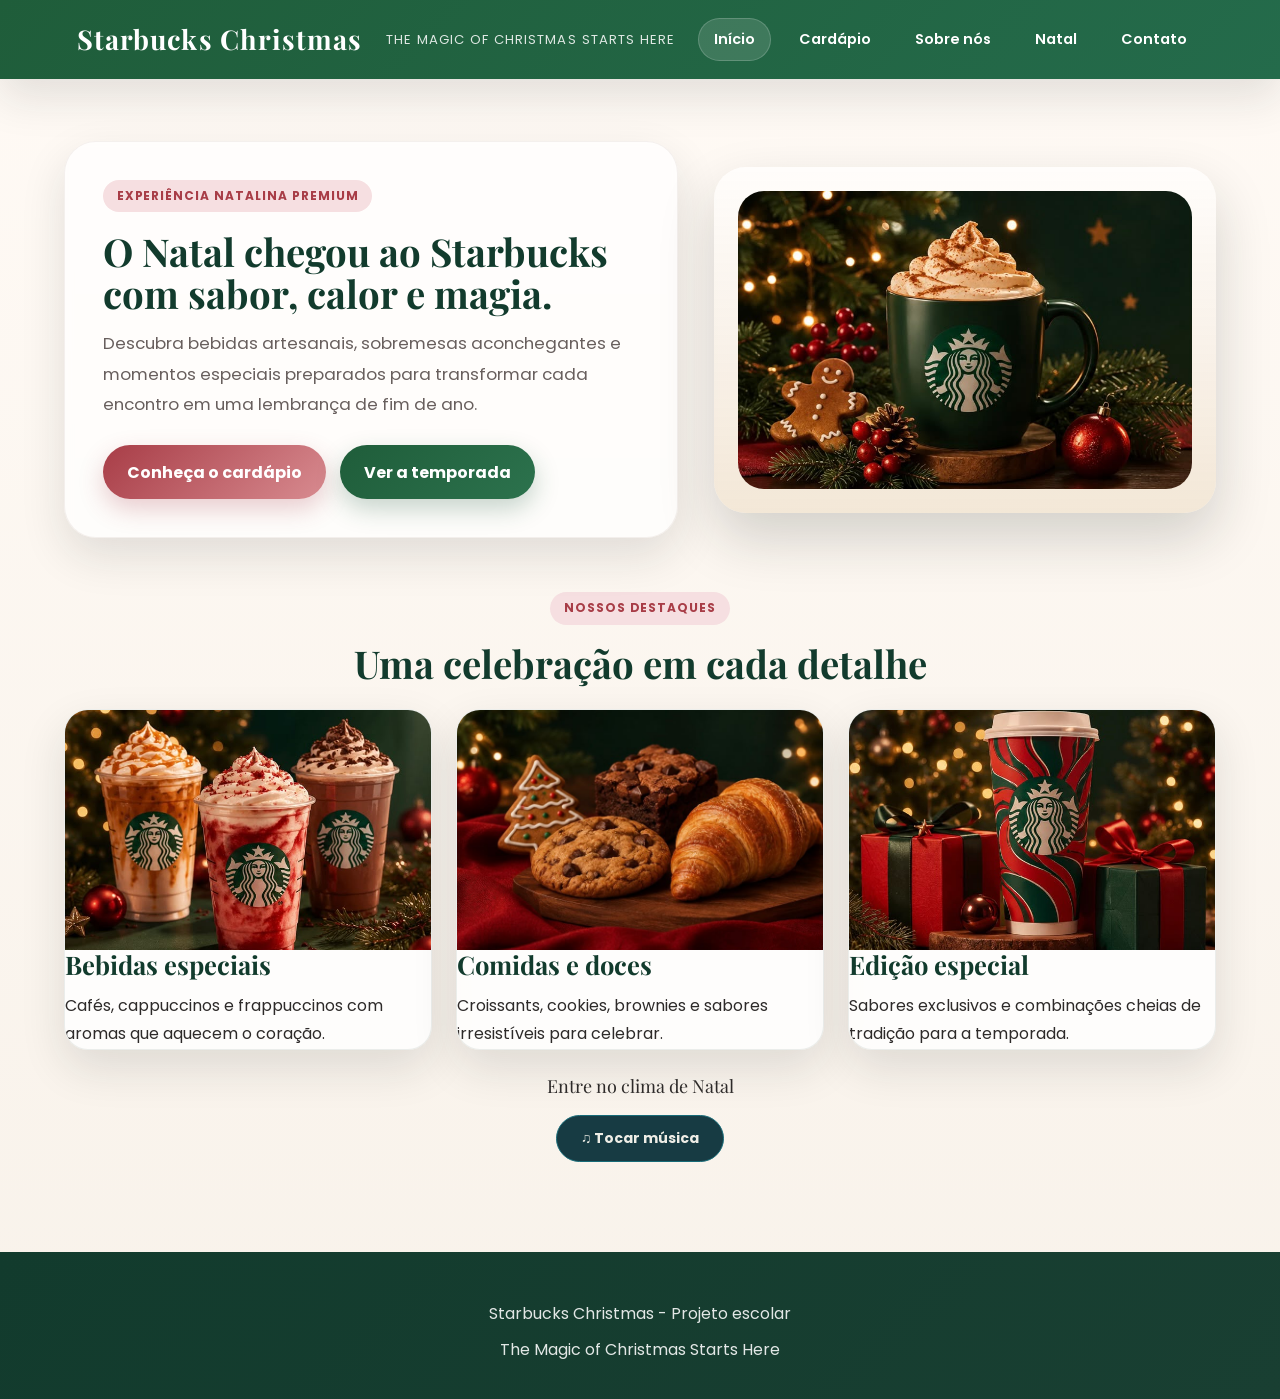
<file: Starbucks Christmas/index.html>
<!DOCTYPE html>
<html lang="pt-BR">

<head>
    <meta charset="UTF-8">
    <meta name="viewport" content="width=device-width, initial-scale=1.0">
    <title>Starbucks Christmas</title>
    <link rel="preconnect" href="https://fonts.googleapis.com">
    <link rel="preconnect" href="https://fonts.gstatic.com" crossorigin>
    <link href="https://fonts.googleapis.com/css2?family=Playfair+Display:wght@400;600;700&family=Poppins:wght@400;500;600;700&display=swap" rel="stylesheet">
    <link rel="stylesheet" href="style.css">
    <link rel="stylesheet" href="responsivo.css">
</head>

<body class="pagina-vitrine">

   <header>
    <h1 class="logo">Starbucks Christmas</h1>
    <p>The Magic of Christmas Starts Here</p>

    <button class="botao-menu" id="botao-menu" aria-label="Abrir menu" aria-expanded="false">
        ☰
    </button>

    <nav class="menu" id="menu">
        <a class="ativo" href="index.html">Início</a>
        <a href="produtos.html">Cardápio</a>
        <a href="sobre.html">Sobre nós</a>
        <a href="galeria.html">Natal</a>
        <a href="contato.html">Contato</a>
    </nav>
</header>

    <main>
        <section class="hero">
            <div class="hero-copy">
                <span class="eyebrow">Experiência natalina premium</span>
                <h2>O Natal chegou ao Starbucks com sabor, calor e magia.</h2>
                <p>
                    Descubra bebidas artesanais, sobremesas aconchegantes e momentos especiais
                    preparados para transformar cada encontro em uma lembrança de fim de ano.
                </p>
                <div class="cta-row">
                    <a class="btn" href="produtos.html">Conheça o cardápio</a>
                    <a class="btn btn-secondary" href="galeria.html">Ver a temporada</a>
                </div>
            </div>

            <div class="hero-visual">
                <img src="img/propaganda/expresso.jpeg" alt="Ilustração natalina com xícara de café e elementos festivos">
            </div>
        </section>

        <section class="section-box">
            <div class="section-title">
                <span class="eyebrow">Nossos destaques</span>
                <h2>Uma celebração em cada detalhe</h2>
            </div>

            <div class="feature-grid">
                <article class="feature-card">
                    <img src="img/propaganda/sabores.jpeg" alt="Ilustração de bebidas natalinas">
                    <div class="feature-body">
                        <h3>Bebidas especiais</h3>
                        <p>Cafés, cappuccinos e frappuccinos com aromas que aquecem o coração.</p>
                    </div>
                </article>

                <article class="feature-card">
                    <img src="img/propaganda/brownie.jpeg" alt="Ilustração de doces de Natal">
                    <div class="feature-body">
                        <h3>Comidas e doces</h3>
                        <p>Croissants, cookies, brownies e sabores irresistíveis para celebrar.</p>
                    </div>
                </article>

                <article class="feature-card">
                    <img src="img/propaganda/surpresa.jpeg" alt="Ilustração de presentes e natal">
                    <div class="feature-body">
                        <h3>Edição especial</h3>
                        <p>Sabores exclusivos e combinações cheias de tradição para a temporada.</p>
                    </div>
                </article>
            </div>
        </section>

        <section class="musica-natal">
    <p>Entre no clima de Natal</p>

    <button id="botao-musica" type="button">
        ♫ Tocar música
    </button>

    <audio id="musica-fundo" src="audio/musica-natalina.mp3" preload="none"></audio>

</section>
    </main>

    <footer>
        <p>Starbucks Christmas - Projeto escolar</p>
        <p>The Magic of Christmas Starts Here</p>
    </footer>


    <script src="js/script.js" defer></script>

</body>

</html>
</file>
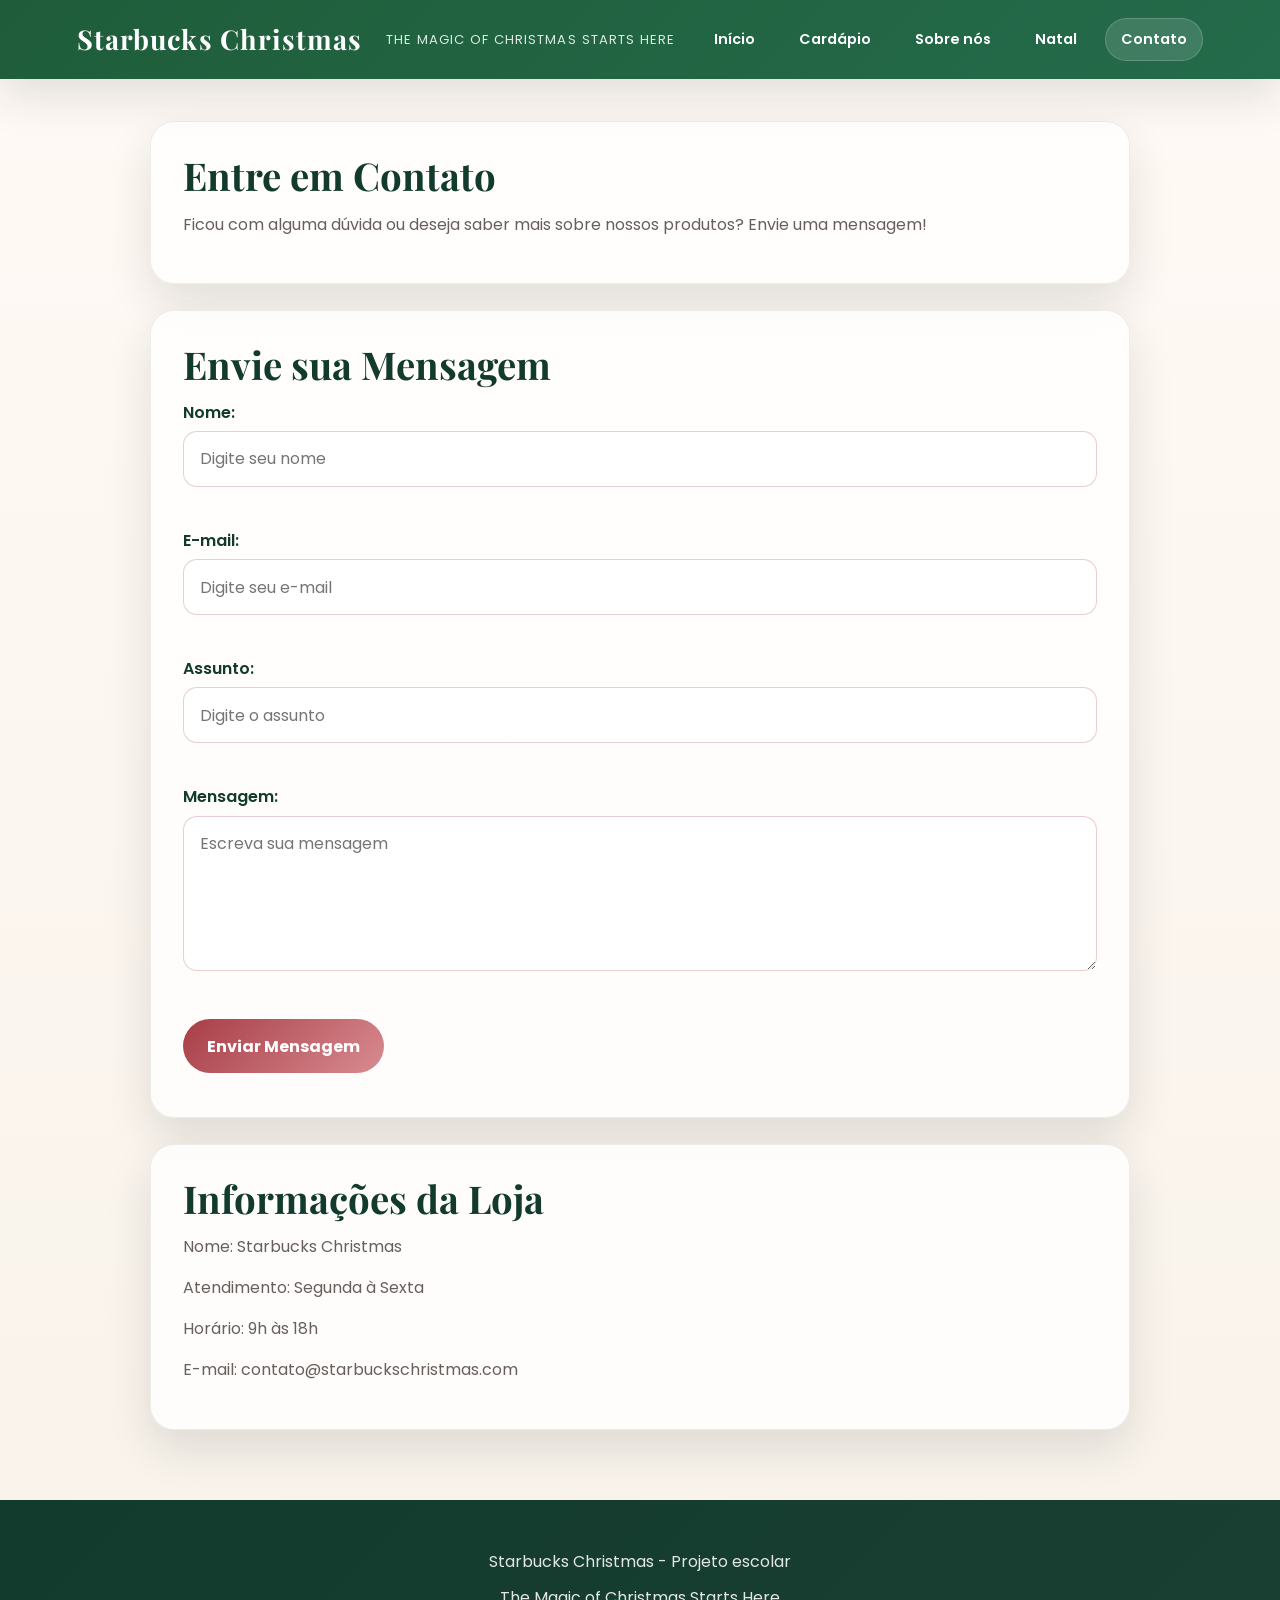
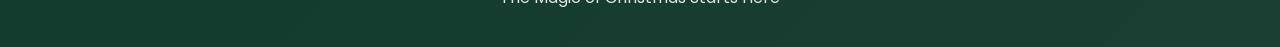
<file: Starbucks Christmas/contato.html>
<!DOCTYPE html>
<html lang="pt-BR">

<head>
    <meta charset="UTF-8">
    <meta name="viewport" content="width=device-width, initial-scale=1.0">
    <title>Contato | Starbucks Christmas</title>
    <link rel="preconnect" href="https://fonts.googleapis.com">
    <link rel="preconnect" href="https://fonts.gstatic.com" crossorigin>
    <link href="https://fonts.googleapis.com/css2?family=Playfair+Display:wght@400;600;700&family=Poppins:wght@400;500;600;700&display=swap" rel="stylesheet">
    <link rel="stylesheet" href="style.css">
    <link rel="stylesheet" href="responsivo.css">
</head>

<body class="pagina-contato">

    <header>
    <h1 class="logo">Starbucks Christmas</h1>
    <p>The Magic of Christmas Starts Here</p>

    <button class="botao-menu" id="botao-menu" aria-label="Abrir menu" aria-expanded="false">☰</button>

    <nav class="menu" id="menu">
        <a href="index.html">Início</a>
        <a href="produtos.html">Cardápio</a>
        <a href="sobre.html">Sobre nós</a>
        <a href="galeria.html">Natal</a>
        <a class="ativo" href="contato.html">Contato</a>
    </nav>
</header>

    <main>

        <section>
            <h2>Entre em Contato</h2>

            <p>
                Ficou com alguma dúvida ou deseja saber mais
                sobre nossos produtos? Envie uma mensagem!
            </p>
        </section>

        <section>
            <h2>Envie sua Mensagem</h2>

            <form action="#" method="post">

                <label for="nome">Nome:</label>
                <input type="text" id="nome" name="nome"
                    placeholder="Digite seu nome" required>

                <br><br>

                <label for="email">E-mail:</label>
                <input type="email" id="email" name="email"
                    placeholder="Digite seu e-mail" required>

                <br><br>

                <label for="assunto">Assunto:</label>
                <input type="text" id="assunto" name="assunto"
                    placeholder="Digite o assunto" required>

                <br><br>

                <label for="mensagem">Mensagem:</label>
                <textarea id="mensagem" name="mensagem"
                    rows="5" cols="30"
                    placeholder="Escreva sua mensagem"
                    required></textarea>

                <br><br>

                <button type="submit">Enviar Mensagem</button>

            </form>
             <p id="mensagem-form" aria-live="polite"></p>
        </section>
             
        
        <section>
            <h2>Informações da Loja</h2>

            <p>Nome: Starbucks Christmas</p>
            <p>Atendimento: Segunda à Sexta</p>
            <p>Horário: 9h às 18h</p>
            <p>E-mail: contato@starbuckschristmas.com</p>
        </section>

    </main>

    <footer>
        <p>Starbucks Christmas - Projeto escolar</p>
        <p>The Magic of Christmas Starts Here</p>
    </footer>

    <script src="js/script.js" defer></script>


</body>

</html>
</file>
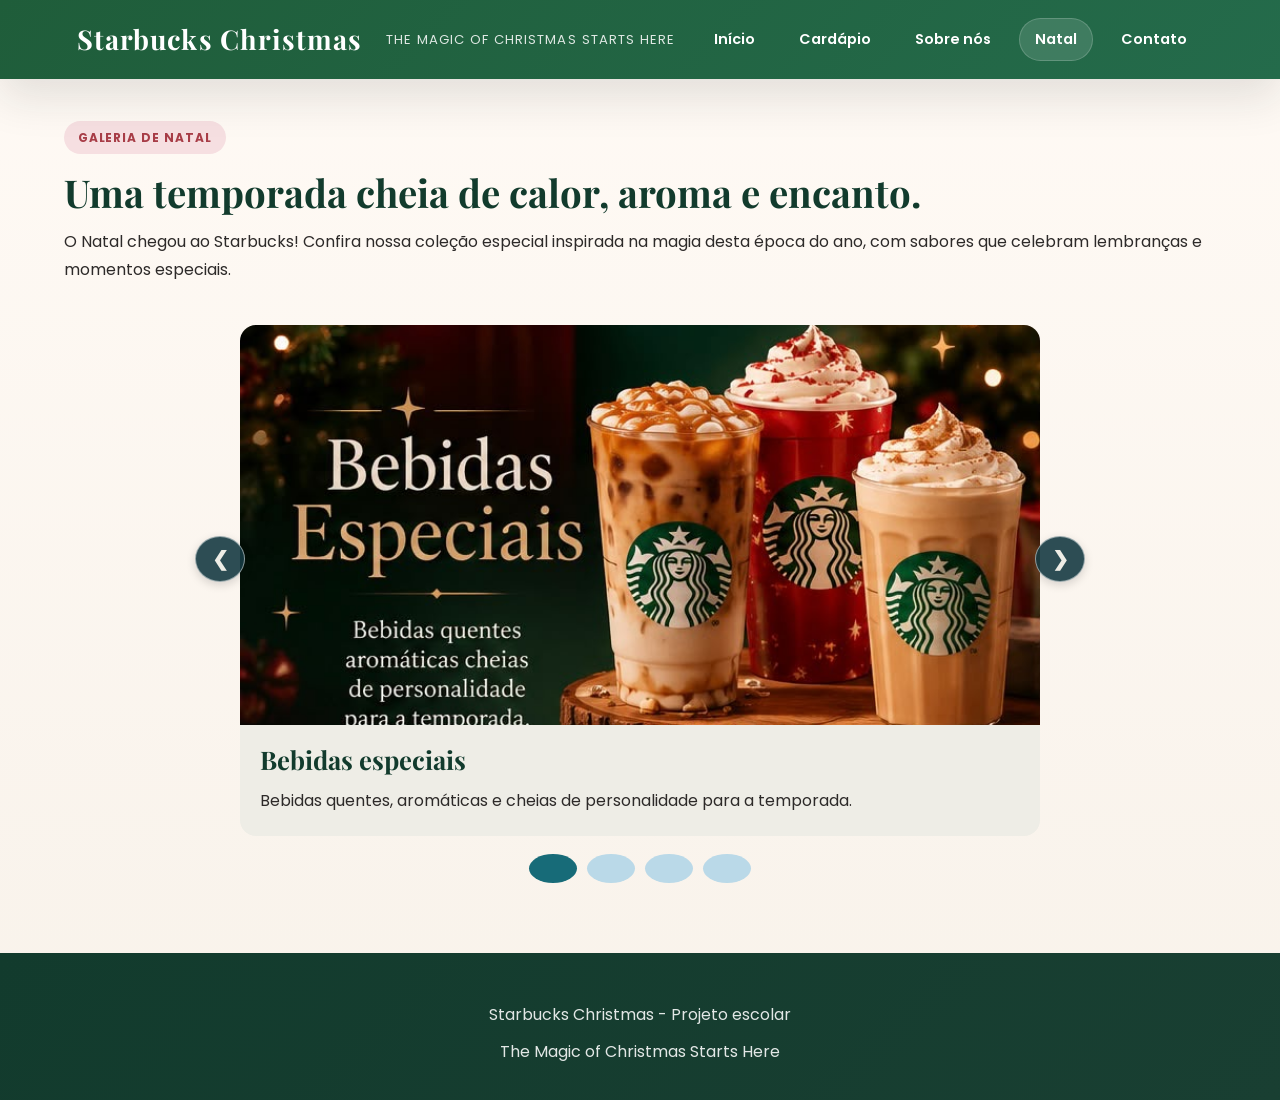
<file: Starbucks Christmas/galeria.html>
<!DOCTYPE html>
<html lang="pt-BR">

<head>
    <meta charset="UTF-8">
    <meta name="viewport" content="width=device-width, initial-scale=1.0">
    <title>Natal | Starbucks Christmas</title>
    <link rel="preconnect" href="https://fonts.googleapis.com">
    <link rel="preconnect" href="https://fonts.gstatic.com" crossorigin>
    <link href="https://fonts.googleapis.com/css2?family=Playfair+Display:wght@400;600;700&family=Poppins:wght@400;500;600;700&display=swap" rel="stylesheet">
    <link rel="stylesheet" href="style.css">
    <link rel="stylesheet" href="responsivo.css">
</head>


<body class="pagina-vitrine">

    <header>
    <h1 class="logo">Starbucks Christmas</h1>
    <p>The Magic of Christmas Starts Here</p>

    <button class="botao-menu" id="botao-menu" aria-label="Abrir menu" aria-expanded="false">☰</button>

    <nav class="menu" id="menu">
        <a href="index.html">Início</a>
        <a href="produtos.html">Cardápio</a>
        <a href="sobre.html">Sobre nós</a>
        <a class="ativo" href="galeria.html">Natal</a>
        <a href="contato.html">Contato</a>
    </nav>
</header>

    <main>
        <section class="page-intro">
            <span class="eyebrow">Galeria de Natal</span>
            <h2>Uma temporada cheia de calor, aroma e encanto.</h2>
            <p>
                O Natal chegou ao Starbucks! Confira nossa coleção especial inspirada na magia
                desta época do ano, com sabores que celebram lembranças e momentos especiais.
            </p>
        </section>

       <section class="slideshow">
    <div class="slideshow-container">

        <article class="slide ativo">
            <img src="img/destaques/bebidas.jpeg" alt="Bebidas especiais de Natal">
            <div class="feature-body">
                <h3>Bebidas especiais</h3>
                <p>Bebidas quentes, aromáticas e cheias de personalidade para a temporada.</p>
            </div>
        </article>

        <article class="slide">
            <img src="img/destaques/sabores.jpeg" alt="Sabores irresistíveis de Natal">
            <div class="feature-body">
                <h3>Sabores irresistíveis</h3>
                <p>Delicadas combinações de chocolate, especiarias e baunilha para cada gosto.</p>
            </div>
        </article>

        <article class="slide">
            <img src="img/destaques/natal.jpeg" alt="Doces e sobremesas natalinas">
            <div class="feature-body">
                <h3>Doces de Natal</h3>
                <p>Cookies, brownies e sobremesas com a essência da celebração.</p>
            </div>
        </article>

        <article class="slide">
            <img src="img/destaques/presentes.jpeg" alt="Presentes especiais de Natal">
            <div class="feature-body">
                <h3>Presentes especiais</h3>
                <p>Experiências e produtos pensados para surpreender quem você ama.</p>
            </div>
        </article>

    </div>

    <button class="slide-anterior" type="button" aria-label="Imagem anterior">❮</button>
    <button class="slide-proximo" type="button" aria-label="Próxima imagem">❯</button>

    <div class="slide-indicadores">
        <button class="indicador ativo" type="button" aria-label="Ir para imagem 1"></button>
        <button class="indicador" type="button" aria-label="Ir para imagem 2"></button>
        <button class="indicador" type="button" aria-label="Ir para imagem 3"></button>
        <button class="indicador" type="button" aria-label="Ir para imagem 4"></button>
    </div>
</section>
    </main>

    <footer>
        <p>Starbucks Christmas - Projeto escolar</p>
        <p>The Magic of Christmas Starts Here</p>
    </footer>

    <script src="js/script.js" defer></script>
  
</body>

</html>
</file>
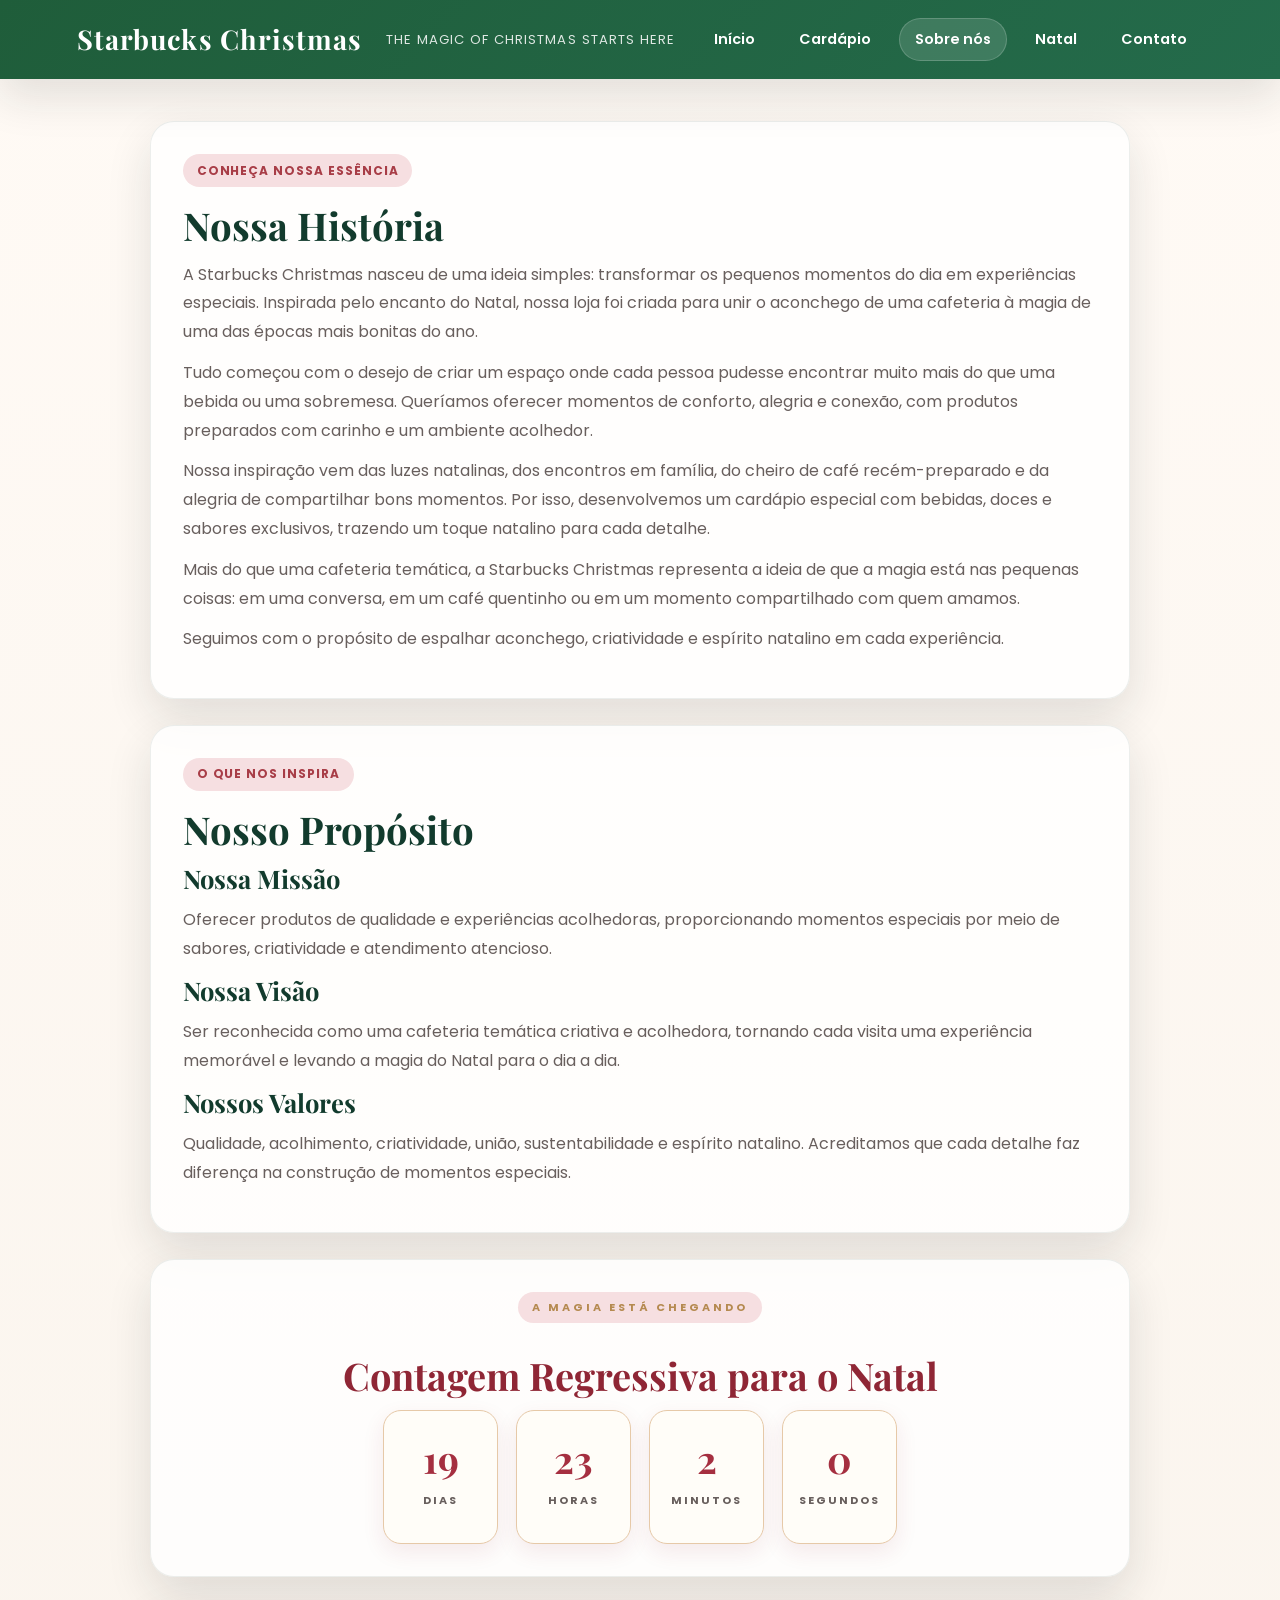
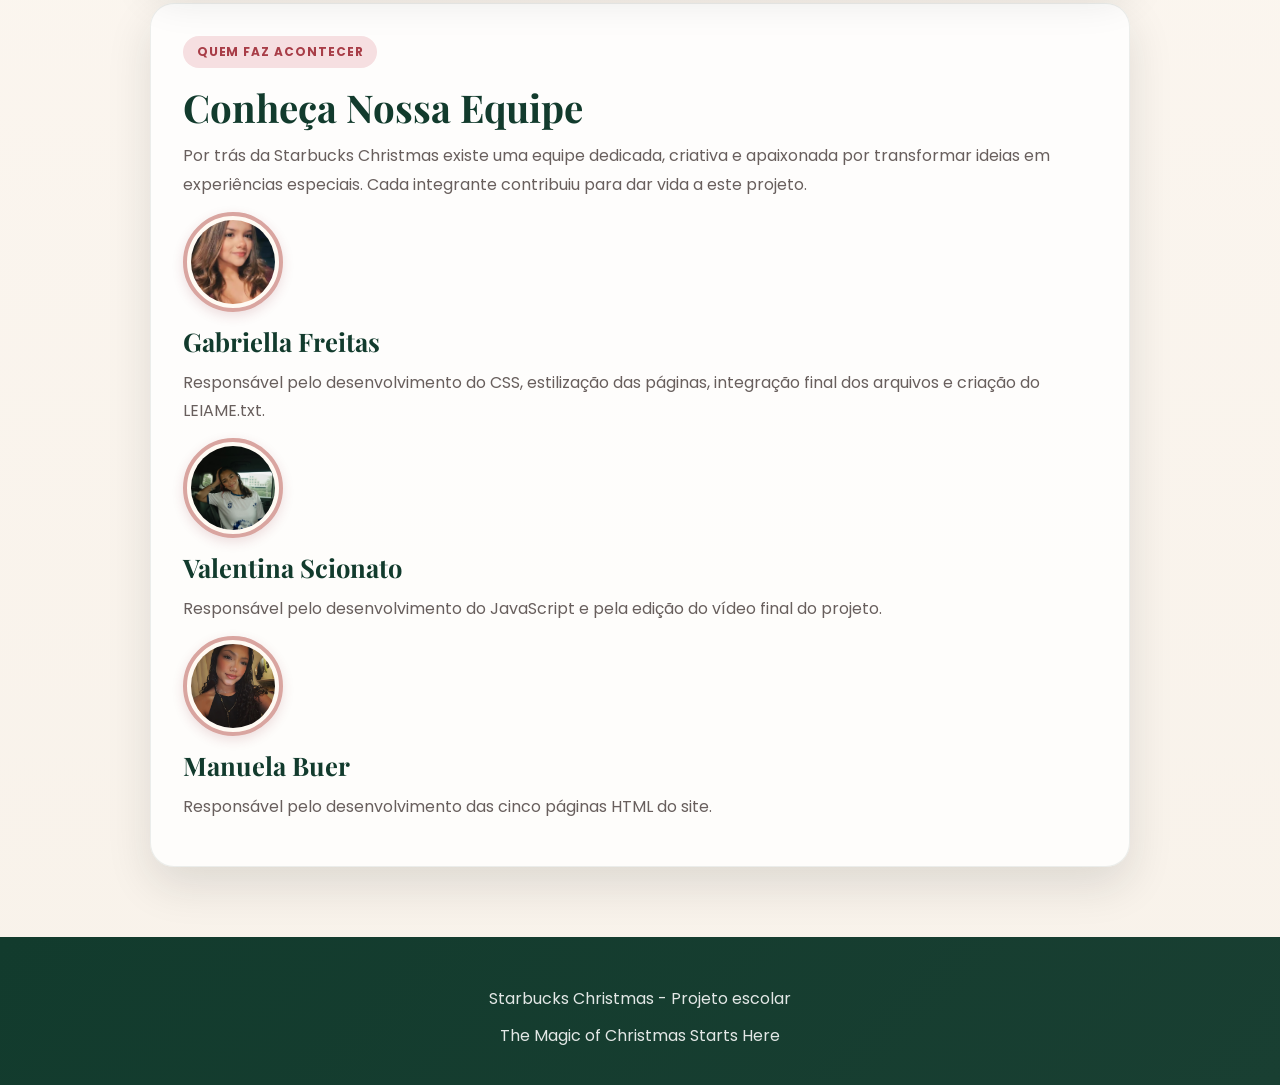
<file: Starbucks Christmas/sobre.html>
<!DOCTYPE html>
<html lang="pt-BR">

<head>
    <meta charset="UTF-8">
    <meta name="viewport" content="width=device-width, initial-scale=1.0">
    <title>Sobre Nós | Starbucks Christmas</title>

    <link rel="preconnect" href="https://fonts.googleapis.com">
    <link rel="preconnect" href="https://fonts.gstatic.com" crossorigin>
    <link href="https://fonts.googleapis.com/css2?family=Playfair+Display:wght@400;600;700&family=Poppins:wght@400;500;600;700&display=swap" rel="stylesheet">
    <link rel="stylesheet" href="style.css">
    <link rel="stylesheet" href="responsivo.css">
</head>

<body class="pagina-sobre">

    <header>
        <h1 class="logo">Starbucks Christmas</h1>
        <p>The Magic of Christmas Starts Here</p>

        <button class="botao-menu" id="botao-menu" aria-label="Abrir menu" aria-expanded="false">☰</button>

        <nav class="menu" id="menu">
            <a href="index.html">Início</a>
            <a href="produtos.html">Cardápio</a>
            <a class="ativo" href="sobre.html">Sobre nós</a>
            <a href="galeria.html">Natal</a>
            <a href="contato.html">Contato</a>
        </nav>
    </header>

    <main>

        <!-- NOSSA HISTÓRIA -->
        <section class="historia-sobre">
            <span class="eyebrow">Conheça nossa essência</span>
            <h2>Nossa História</h2>

            <p>
                A Starbucks Christmas nasceu de uma ideia simples:
                transformar os pequenos momentos do dia em experiências especiais.
                Inspirada pelo encanto do Natal, nossa loja foi criada para unir
                o aconchego de uma cafeteria à magia de uma das épocas mais bonitas do ano.
            </p>

            <p>
                Tudo começou com o desejo de criar um espaço onde cada pessoa
                pudesse encontrar muito mais do que uma bebida ou uma sobremesa.
                Queríamos oferecer momentos de conforto, alegria e conexão,
                com produtos preparados com carinho e um ambiente acolhedor.
            </p>

            <p>
                Nossa inspiração vem das luzes natalinas, dos encontros em família,
                do cheiro de café recém-preparado e da alegria de compartilhar
                bons momentos. Por isso, desenvolvemos um cardápio especial com
                bebidas, doces e sabores exclusivos, trazendo um toque natalino
                para cada detalhe.
            </p>

            <p>
                Mais do que uma cafeteria temática, a Starbucks Christmas representa
                a ideia de que a magia está nas pequenas coisas: em uma conversa,
                em um café quentinho ou em um momento compartilhado com quem amamos.
            </p>

            <p>
                Seguimos com o propósito de espalhar aconchego, criatividade e
                espírito natalino em cada experiência.
            </p>
        </section>

        <!-- MISSÃO, VISÃO E VALORES -->
        <section class="missao-visao-valores">
            <span class="eyebrow">O que nos inspira</span>
            <h2>Nosso Propósito</h2>

            <div class="blocos-proposito">

                <div class="bloco-proposito">
                    <h3>Nossa Missão</h3>
                    <p>
                        Oferecer produtos de qualidade e experiências acolhedoras,
                        proporcionando momentos especiais por meio de sabores,
                        criatividade e atendimento atencioso.
                    </p>
                </div>

                <div class="bloco-proposito">
                    <h3>Nossa Visão</h3>
                    <p>
                        Ser reconhecida como uma cafeteria temática criativa
                        e acolhedora, tornando cada visita uma experiência
                        memorável e levando a magia do Natal para o dia a dia.
                    </p>
                </div>

                <div class="bloco-proposito">
                    <h3>Nossos Valores</h3>
                    <p>
                        Qualidade, acolhimento, criatividade, união,
                        sustentabilidade e espírito natalino.
                        Acreditamos que cada detalhe faz diferença
                        na construção de momentos especiais.
                    </p>
                </div>

            </div>
        </section>

        <!-- CONTADOR REGRESSIVO -->
        <section class="contador-natal">
            <span class="eyebrow">A magia está chegando</span>
            <h2>Contagem Regressiva para o Natal</h2>

            <div class="contador">
                <div>
                    <span id="dias">00</span>
                    <p>Dias</p>
                </div>

                <div>
                    <span id="horas">00</span>
                    <p>Horas</p>
                </div>

                <div>
                    <span id="minutos">00</span>
                    <p>Minutos</p>
                </div>

                <div>
                    <span id="segundos">00</span>
                    <p>Segundos</p>
                </div>
            </div>
        </section>

        <!-- NOSSA EQUIPE -->
        <section class="equipe-sobre">
            <span class="eyebrow">Quem faz acontecer</span>
            <h2>Conheça Nossa Equipe</h2>

            <p>
                Por trás da Starbucks Christmas existe uma equipe dedicada,
                criativa e apaixonada por transformar ideias em experiências especiais.
                Cada integrante contribuiu para dar vida a este projeto.
            </p>

            <div class="cards-equipe">

    <div class="card-equipe">
        <img src="img/propaganda/gabi.jpeg.jpeg" alt="Gabriella Freitas">
        <h3>Gabriella Freitas</h3>
        <p>
            Responsável pelo desenvolvimento do CSS, estilização das páginas,
            integração final dos arquivos e criação do LEIAME.txt.
        </p>
    </div>

    <div class="card-equipe">
        <img src="img/propaganda/tina.jpeg.jpeg" alt="Valentina Scionato">
        <h3>Valentina Scionato</h3>
        <p>
            Responsável pelo desenvolvimento do JavaScript e pela edição do vídeo final do projeto.
        </p>
    </div>

    <div class="card-equipe">
        <img src="img/propaganda/manu.jpeg.jpeg" alt="Manuela Buer">
        <h3>Manuela Buer</h3>
        <p>
            Responsável pelo desenvolvimento das cinco páginas HTML do site.
        </p>
    </div>

</div>
         
        </section>

    </main>

    <footer>
        <p>Starbucks Christmas - Projeto escolar</p>
        <p>The Magic of Christmas Starts Here</p>
    </footer>

    <script src="js/script.js" defer></script>

</body>

</html>
</file>
<file: Starbucks Christmas/style.css>
/* =========================================
   1. CORES, FONTES E VARIÁVEIS DO SITE
   ========================================= */

:root {
    --creme: #f8f2ea;
    --verde: #1f5d3a;
    --verde-escuro: #123b2d;
    --rosa: #d88b90;
    --rosa-claro: #f6dfe1;
    --vermelho: #a83d47;
    --dourado: #d7a94d;
    --branco: #ffffff;
    --texto: #2d2a29;
    --texto-suave: #685f5d;
    --fonte-titulo: 'Playfair Display', serif;
    --fonte-texto: 'Poppins', sans-serif;
    --sombra-suave: 0 18px 45px rgba(22, 32, 29, 0.12);
    --sombra-forte: 0 25px 55px rgba(22, 32, 29, 0.18);
    --transicao: 0.3s ease;
}

/* =========================================
   2. RESET E CONFIGURAÇÕES GERAIS
   ========================================= */

* {
    margin: 0;
    padding: 0;
    box-sizing: border-box;
}

html {
    scroll-behavior: smooth;
}

body {
    background: linear-gradient(180deg, #fffaf5 0%, var(--creme) 100%);
    color: var(--texto);
    font-family: var(--fonte-texto);
}

a {
    text-decoration: none;
    color: inherit;
}

img {
    display: block;
    max-width: 100%;
}

/* =========================================
   3. CABEÇALHO E MENU PRINCIPAL
   ========================================= */

header {
    width: 100%;
    background: linear-gradient(135deg, var(--verde) 0%, #246b4b 100%);
    color: var(--branco);
    display: flex;
    align-items: center;
    justify-content: space-between;
    gap: 22px;
    padding: 18px 6%;
    box-shadow: var(--sombra-suave);
    position: sticky;
    top: 0;
    z-index: 1000;
}

.logo {
    font-family: var(--fonte-titulo);
    font-size: clamp(1.7rem, 2vw, 2.3rem);
    font-weight: 700;
    letter-spacing: 0.04em;
    color: var(--branco);
    margin: 0;
}

header p {
    margin: 0;
    color: rgba(255, 255, 255, 0.85);
    font-size: 0.82rem;
    letter-spacing: 0.08em;
    text-transform: uppercase;
}

.menu {
    display: flex;
    align-items: center;
    gap: 12px;
    flex-wrap: wrap;
    justify-content: flex-end;
}

.menu a {
    color: var(--branco);
    font-size: 0.9rem;
    font-weight: 600;
    padding: 0.7rem 1rem;
    border-radius: 999px;
    transition: var(--transicao);
}

.menu a:hover,
.menu a.ativo {
    background: rgba(255, 255, 255, 0.13);
    box-shadow: inset 0 0 0 1px rgba(255, 255, 255, 0.18);
}

main {
    width: min(1180px, 90%);
    margin: 40px auto 70px;
}

/* =========================================
   4. BANNER PRINCIPAL (HOME)
   ========================================= */

.hero {
    display: grid;
    grid-template-columns: 1.1fr 0.9fr;
    align-items: center;
    gap: 36px;
    padding: 22px 0 12px;
}

.hero-copy {
    background: rgba(255, 255, 255, 0.7);
    backdrop-filter: blur(4px);
    border: 1px solid rgba(118, 84, 71, 0.08);
    border-radius: 32px;
    padding: 38px;
    box-shadow: var(--sombra-suave);
}

/* =========================================
   5. TÍTULOS E TEXTOS
   ========================================= */

.eyebrow {
    display: inline-block;
    padding: 0.45rem 0.85rem;
    border-radius: 999px;
    background: var(--rosa-claro);
    color: var(--vermelho);
    font-size: 0.75rem;
    font-weight: 700;
    letter-spacing: 0.08em;
    text-transform: uppercase;
    margin-bottom: 1.1rem;
}

h1,
h2,
h3,
h4 {
    font-family: var(--fonte-titulo);
    color: var(--verde-escuro);
    line-height: 1.1;
    margin-bottom: 14px;
}

h1 {
    font-size: clamp(2.4rem, 4vw, 4rem);
}

h2 {
    font-size: clamp(2rem, 3vw, 3rem);
}

h3 {
    font-size: clamp(1.35rem, 2vw, 1.8rem);
}

p {
    color: var(--texto);
    line-height: 1.8;
    font-size: 1rem;
}

.hero-copy p {
    max-width: 620px;
    font-size: 1.05rem;
    color: var(--texto-suave);
}

/* =========================================
   6. BOTÕES PRINCIPAIS
   ========================================= */

.cta-row {
    display: flex;
    flex-wrap: wrap;
    gap: 14px;
    margin-top: 26px;
}

.btn {
    display: inline-block;
    padding: 0.9rem 1.5rem;
    border-radius: 999px;
    background: linear-gradient(135deg, var(--vermelho) 0%, var(--rosa) 100%);
    color: var(--branco);
    font-weight: 700;
    box-shadow: 0 10px 25px rgba(168, 61, 71, 0.25);
    transition: var(--transicao);
}

.btn:hover {
    transform: translateY(-2px);
    box-shadow: 0 16px 30px rgba(168, 61, 71, 0.3);
}

.btn-secondary {
    background: linear-gradient(135deg, var(--verde) 0%, #2c724d 100%);
    box-shadow: 0 10px 25px rgba(31, 93, 58, 0.25);
}

.hero-visual {
    position: relative;
    padding: 24px;
    border-radius: 32px;
    background: linear-gradient(180deg, rgba(255, 255, 255, 0.65), rgba(240, 227, 209, 0.8));
    box-shadow: var(--sombra-forte);
}

.hero-visual img {
    width: 100%;
    height: auto;
    border-radius: 26px;
}

/* =========================================
   7. SEÇÕES E CARDS DE DESTAQUE
   ========================================= */

.section-box,
.page-intro,
.gallery-grid {
    margin-top: 42px;
}

.section-title {
    text-align: center;
    margin-bottom: 24px;
}

.section-title h2 {
    margin-bottom: 0;
}

.feature-grid,
.gallery-grid {
    display: grid;
    grid-template-columns: repeat(3, minmax(0, 1fr));
    gap: 24px;
}

.feature-card,
.gallery-item {
    overflow: hidden;
    background: rgba(255, 255, 255, 0.8);
    border-radius: 24px;
    border: 1px solid rgba(18, 59, 45, 0.08);
    box-shadow: var(--sombra-suave);
    transition: transform var(--transicao), box-shadow var(--transicao);
}

.feature-card:hover,
.gallery-item:hover {
    transform: translateY(-8px);
    box-shadow: var(--sombra-forte);
}

.feature-card img,
.gallery-item img {
    width: 100%;
    height: 240px;
    object-fit: cover;
    background: #f3e8dc;
}

body.pagina-vitrine main img[src*="produtos/"] {
    border: 4px solid var(--branco);
    border-radius: 18px;
    box-shadow: 0 0 0 2px var(--dourado), 0 10px 24px rgba(22, 32, 29, 0.16);
    transition: transform var(--transicao), box-shadow var(--transicao);
}

body.pagina-vitrine main img[src*="produtos/"]:hover {
    transform: translateY(-4px);
    box-shadow: 0 0 0 2px var(--dourado), 0 16px 30px rgba(22, 32, 29, 0.2);
}

/* =========================================
   8. FILTROS E CATÁLOGO DE PRODUTOS
   ========================================= */

.filtros-produtos {
    display: grid;
    grid-template-columns: minmax(0, 1fr) minmax(220px, 0.4fr);
    gap: 20px;
    margin: 24px 0;
}

.grade-produtos {
    display: grid;
    grid-template-columns: repeat(4, minmax(0, 1fr));
    gap: 24px;
    padding: 24px 0;
}

.card-produto {
    min-width: 0;
    display: flex;
    flex-direction: column;
    gap: 16px;
    padding: 14px;
    border: 1px solid rgba(18, 59, 45, 0.08);
    border-radius: 24px;
    background: rgba(255, 255, 255, 0.8);
    box-shadow: var(--sombra-suave);
    transition: transform var(--transicao), box-shadow var(--transicao);
}

.card-produto:hover {
    transform: translateY(-5px);
    box-shadow: var(--sombra-forte);
}

.card-produto img {
    width: calc(100% - 12px);
    aspect-ratio: 4 / 3;
    margin: 6px auto 0;
    object-fit: cover;
    background: #f3e8dc;
}

.card-produto__conteudo {
    display: flex;
    flex: 1;
    flex-direction: column;
    align-items: flex-start;
    gap: 10px;
}

.card-produto h3,
.card-produto p {
    margin: 0;
}

.preco-produto {
    color: var(--verde);
    font-weight: 700;
}

.selo-produto {
    padding: 6px 12px;
    border-radius: 999px;
    background: var(--rosa-claro);
    color: var(--vermelho);
    font-size: 0.8rem;
    font-weight: 600;
}

.sem-produtos {
    grid-column: 1 / -1;
    color: var(--texto-suave);
    text-align: center;
}

/* =========================================
   9. RODAPÉ
   ========================================= */

footer {
    background: linear-gradient(135deg, var(--verde-escuro) 0%, #193f32 100%);
    color: var(--branco);
    padding: 40px 6% 26px;
    text-align: center;
    margin-top: 60px;
}

footer p {
    color: rgba(255, 255, 255, 0.88);
    margin: 0.5rem 0;
}

a:focus-visible,
button:focus-visible,
input:focus-visible,
textarea:focus-visible,
select:focus-visible {
    outline: 3px solid var(--dourado);
    outline-offset: 3px;
}

/* =========================================
   10. PÁGINAS SOBRE E CONTATO
   ========================================= */

body:not(.pagina-vitrine) main {
    width: min(980px, 90%);
    margin: 42px auto 70px;
    display: grid;
    gap: 26px;
}

body:not(.pagina-vitrine) main > section {
    background: rgba(255, 255, 255, 0.8);
    border: 1px solid rgba(18, 59, 45, 0.08);
    border-radius: 24px;
    padding: 2rem;
    box-shadow: var(--sombra-suave);
}

body:not(.pagina-vitrine) main > section h2 {
    margin-bottom: 14px;
}

body:not(.pagina-vitrine) main > section p {
    color: var(--texto-suave);
    margin-bottom: 12px;
}

/* =========================================
   11. FORMULÁRIO DE CONTATO
   ========================================= */

label {
    display: block;
    margin-bottom: 0.4rem;
    font-weight: 600;
    color: var(--verde-escuro);
}

input,
textarea,
select {
    width: 100%;
    padding: 0.9rem 1rem;
    margin-bottom: 1rem;
    border: 1px solid rgba(168, 61, 71, 0.25);
    border-radius: 14px;
    background: #fff;
    font: inherit;
}

input:focus-visible,
textarea:focus-visible,
select:focus-visible {
    outline: 2px solid var(--verde);
}

textarea {
    resize: vertical;
}

button {
    padding: 0.9rem 1.5rem;
    border: 0;
    border-radius: 999px;
    background: linear-gradient(135deg, var(--vermelho), var(--rosa));
    color: var(--branco);
    font: 700 1rem var(--fonte-texto);
    cursor: pointer;
    transition: var(--transicao);
}

button:hover {
    background: var(--verde);
}

/* =========================================
   12. GALERIA / SLIDESHOW DE NATAL
   ========================================= */

.slideshow {
    position: relative;
    max-width: 900px;
    margin: 40px auto;
    padding: 0 50px;
}

.slide {
    display: none;
    overflow: hidden;
    border-radius: 16px;
}

.slide.ativo {
    display: block;
}

.slide img {
    width: 100%;
    height: 400px;
    object-fit: cover;
}

.slide .feature-body {
    padding: 20px;
    background: #eeede6;
}

.slide-anterior,
.slide-proximo {
    position: absolute;
    top: 42%;
    transform: translateY(-50%);
    display: flex;
    align-items: center;
    justify-content: center;
    width: 46px;
    height: 46px;
    border: 1px solid rgba(255, 255, 255, 0.5);
    border-radius: 50%;
    background: rgba(23, 59, 67, 0.9);
    color: #eeede6;
    font-size: 20px;
    cursor: pointer;
    transition: all 0.3s ease;
    box-shadow: 0 3px 10px rgba(0, 0, 0, 0.15);
}

.slide-anterior {
    left: 5px;
}

.slide-proximo {
    right: 5px;
}

.slide-anterior:hover,
.slide-proximo:hover {
    background: #176B78;
    transform: translateY(-50%) scale(1.1);
}

.slide-indicadores {
    display: flex;
    justify-content: center;
    gap: 10px;
    margin-top: 18px;
}

.indicador {
    width: 8px;
    height: 8px;
    border: none;
    border-radius: 50%;
    background: #bad9e8;
    cursor: pointer;
}

.indicador.ativo {
    background: #176B78;
}

/* =========================================
   13. EFEITO PARALLAX DA HOME
   ========================================= */

.hero-copy,
.hero-visual {
    will-change: transform;
    transition: transform 0.1s ease-out;
}

/* =========================================
   14. BOTÃO DE MÚSICA
   ========================================= */

.musica-natal {
    text-align: center;
    padding: 20px 15px;
    background: transparent;
    color: inherit;
}

.musica-natal p {
    font-family: 'Playfair Display', serif;
    font-size: 18px;
    margin-bottom: 12px;
}

#botao-musica {
    padding: 12px 24px;
    border: 1px solid #176B78;
    border-radius: 30px;
    background: #173B43;
    color: #eeede6;
    font-family: 'Poppins', sans-serif;
    font-size: 14px;
    cursor: pointer;
    transition: 0.3s;
}

#botao-musica:hover {
    background: #176B78;
    transform: translateY(-2px);
}

/* =========================================
   15. CONTADOR REGRESSIVO PARA O NATAL
   ========================================= */

.contador-natal {
    position: relative;
    text-align: center;
    padding: 75px 20px;
    background: linear-gradient(135deg, #fff8ed, #f4e4d8);
    color: #8f2635;
    overflow: hidden;
}

.contador-natal .eyebrow {
    color: #b58a50;
    letter-spacing: 3px;
    text-transform: uppercase;
    font-size: 11px;
    font-weight: 700;
}

.contador-natal h2 {
    font-family: 'Playfair Display', serif;
    font-size: clamp(26px, 4vw, 38px);
    margin: 14px 0 35px;
    color: #8f2635;
}

.contador {
    display: flex;
    justify-content: center;
    gap: 18px;
    flex-wrap: wrap;
}

.contador div {
    width: 115px;
    padding: 25px 12px 20px;
    background: #fffdf8;
    border: 1px solid #e6c9a8;
    border-radius: 18px;
    box-shadow: 0 8px 22px rgba(143, 38, 53, 0.09);
    transition: transform 0.3s ease, box-shadow 0.3s ease;
}

.contador div:hover {
    transform: translateY(-6px);
    box-shadow: 0 12px 25px rgba(143, 38, 53, 0.15);
}

.contador span {
    display: block;
    font-family: 'Playfair Display', serif;
    font-size: 38px;
    font-weight: 700;
    color: #a52f40;
    line-height: 1.2;
}

.contador p {
    margin: 9px 0 0;
    font-size: 11px;
    font-weight: 700;
    letter-spacing: 2px;
    text-transform: uppercase;
    color: #a88968;
}

@media (max-width: 480px) {
    .contador-natal {
        padding: 55px 15px;
    }

    .contador {
        gap: 12px;
    }

    .contador div {
        width: calc(50% - 12px);
        padding: 20px 10px;
    }

    .contador span {
        font-size: 32px;
    }
}

/* =========================================
   16. EFEITO DE NEVE CAINDO
   ========================================= */

.floco-neve {
    position: fixed;
    top: -20px;
    color: white;
    font-size: 12px;
    opacity: 0.8;
    pointer-events: none;
    z-index: 9999;
    user-select: none;
    animation: cair-neve linear infinite;
    text-shadow: 0 0 5px rgba(150, 150, 150, 0.4);
}

@keyframes cair-neve {
    0% {
        transform: translateY(-20px) translateX(0);
    }

    100% {
        transform: translateY(110vh) translateX(35px);
    }
}

/* =========================================
   17. BOTÕES DOS CARDS DE PRODUTOS
   ========================================= */

.botoes-produto {
    display: flex;
    gap: 8px;
    width: 100%;
    margin-top: auto;
}

.botoes-produto button {
    flex: 1;
    padding: 9px 7px;
    font-size: 0.75rem;
    border-radius: 20px;
    white-space: nowrap;
}

.botoes-produto button:first-child {
    background: var(--creme);
    color: var(--vermelho);
    border: 1px solid var(--vermelho);
}

.botoes-produto button:last-child {
    background: var(--vermelho);
    color: white;
}

.botoes-produto button:hover {
    transform: translateY(-2px);
    opacity: 0.85;
}

/* =========================================
   18. MODAL DE DETALHES DOS PRODUTOS
   ========================================= */

.modal-produto[hidden] {
    display: none;
}

.modal-produto {
    position: fixed;
    inset: 0;
    z-index: 9999;
    background: rgba(30, 20, 15, 0.7);
    display: flex;
    justify-content: center;
    align-items: center;
    padding: 20px;
    animation: aparecerModal 0.25s ease;
}

.modal-conteudo {
    position: relative;
    display: flex;
    align-items: center;
    gap: 28px;
    width: 100%;
    max-width: 700px;
    padding: 30px;
    background: var(--creme);
    border-radius: 22px;
    box-shadow: 0 15px 45px rgba(0, 0, 0, 0.25);
    animation: subirModal 0.3s ease;
}

.modal-conteudo img {
    width: 45%;
    max-height: 320px;
    object-fit: cover;
    border-radius: 16px;
}

.modal-informacoes {
    flex: 1;
}

.modal-informacoes h2 {
    color: var(--vermelho);
    font-family: var(--fonte-titulo);
    margin-bottom: 15px;
}

.modal-informacoes p {
    line-height: 1.7;
}

.modal-informacoes .preco-produto {
    color: var(--vermelho);
    font-size: 1.4rem;
    font-weight: 700;
    margin-top: 18px;
}

.fechar-modal {
    position: absolute;
    top: 12px;
    right: 16px;
    width: 35px;
    height: 35px;
    display: flex;
    align-items: center;
    justify-content: center;
    padding: 0;
    border: none;
    border-radius: 50%;
    background: var(--vermelho);
    color: white;
    font-family: Arial, sans-serif;
    font-size: 25px;
    line-height: 1;
    text-align: center;
    cursor: pointer;
    transition: 0.2s;
}

.fechar-modal:hover {
    transform: rotate(90deg);
    background: var(--verde-escuro);
}

@keyframes aparecerModal {
    from {
        opacity: 0;
    }

    to {
        opacity: 1;
    }
}

@keyframes subirModal {
    from {
        opacity: 0;
        transform: translateY(20px);
    }

    to {
        opacity: 1;
        transform: translateY(0);
    }
}

/* MODAL NO CELULAR */
@media (max-width: 600px) {
    .modal-conteudo {
        flex-direction: column;
        gap: 15px;
        padding: 25px 20px;
        max-height: 90vh;
        overflow-y: auto;
    }

    .modal-conteudo img {
        width: 100%;
        max-height: 220px;
    }

    .modal-informacoes h2 {
        font-size: 1.4rem;
    }
}

/* =========================================
   19. FOTOS DA EQUIPE
   ========================================= */

.card-equipe img {
    width: 100px;
    height: 100px;
    object-fit: cover;
    border-radius: 50%;
    border: 4px solid #d9a5a0;
    padding: 4px;
    background: #fffaf3;
    box-shadow: 0 4px 12px rgba(143, 38, 53, 0.15);
    display: block;
    margin: 0 0 15px 0;
}
</file>
<file: Starbucks Christmas/responsivo.css>
/* =========================================
   RESPONSIVIDADE DO SITE
   ========================================= */

/* BOTÃO HAMBÚRGUER */
.botao-menu {
    display: none;
}

/* CELULARES E TABLETS PEQUENOS */
@media (max-width: 768px) {

    header .botao-menu {
        display: block;
    }

    header .menu {
        display: none;
        width: 100%;
        flex-direction: column;
        align-items: center;
        gap: 12px;
    }

    header .menu.menu-aberto {
        display: flex;
    }
}

/* CELULARES */
@media (max-width: 599px) {

    .filtros-produtos {
        grid-template-columns: 1fr;
    }

    header {
        flex-direction: column;
        gap: 15px;
        text-align: center;
    }

    .menu {
        flex-direction: column;
        gap: 15px;
    }

    .menu a {
        padding: 8px;
    }

    h1 {
        font-size: 30px;
    }

    h2 {
        font-size: 26px;
    }

    .banner {
        min-height: 50vh;
        background-attachment: scroll;
    }

    .banner h1 {
        font-size: 2rem;
    }

    .banner p {
        font-size: 15px;
    }

    .grade-produtos {
        grid-template-columns: 1fr;
        padding: 20px;
    }

    .card img {
        height: 180px;
    }

    .formulario {
        width: 90%;
        padding: 20px;
    }

    .contador-natal {
        padding: 55px 15px;
    }

    .contador {
        gap: 12px;
    }

    .contador div {
        width: calc(50% - 12px);
        padding: 20px 10px;
    }

    .contador span {
        font-size: 32px;
    }
}

/* TABLETS */
@media (min-width: 600px) and (max-width: 991px) {

    header {
        flex-wrap: wrap;
        justify-content: center;
        gap: 20px;
    }

    .menu {
        flex-direction: row;
        flex-wrap: wrap;
        justify-content: center;
        gap: 20px;
    }

    .banner {
        min-height: 60vh;
    }

    .grade-produtos {
        grid-template-columns: repeat(2, 1fr);
    }
}

/* AJUSTES DAS PÁGINAS EM TELAS MENORES */
@media (max-width: 820px) {

    body.pagina-contato header,
    body.pagina-vitrine header,
    body.pagina-sobre header {
        flex-wrap: wrap;
        justify-content: center;
        text-align: center;
    }

    body.pagina-contato .menu,
    body.pagina-vitrine .menu,
    body.pagina-sobre .menu {
        justify-content: center;
    }

    body.pagina-vitrine .hero {
        grid-template-columns: 1fr;
    }

    body.pagina-vitrine .feature-grid,
    body.pagina-vitrine .gallery-grid {
        grid-template-columns: 1fr;
    }

    body.pagina-sobre main section {
        padding: 1.5rem;
    }
}

/* AJUSTES DA PÁGINA DE CONTATO */
@media (max-width: 599px) {

    body.pagina-contato main {
        width: 92%;
        margin: 25px auto 40px;
    }

    body.pagina-contato main section {
        padding: 20px;
    }

    body.pagina-contato main section h2 {
        font-size: 25px;
    }

    body.pagina-contato main section p {
        font-size: 14px;
    }

    body.pagina-contato form button {
        width: 100%;
    }
}

/* AJUSTES DA PÁGINA VITRINE */
@media (max-width: 599px) {

    body.pagina-vitrine header {
        flex-direction: row;
        gap: 22px;
    }

    body.pagina-vitrine .menu {
        flex-direction: row;
        gap: 12px;
    }

    body.pagina-vitrine .menu a {
        padding: 0.7rem 1rem;
    }

    body.pagina-vitrine h1 {
        font-size: clamp(2.4rem, 4vw, 4rem);
    }

    body.pagina-vitrine h2 {
        font-size: clamp(2rem, 3vw, 3rem);
    }

    body.pagina-vitrine .btn {
        padding: 0.9rem 1.5rem;
    }
}

/* AJUSTES DA PÁGINA SOBRE */
@media (max-width: 599px) {

    body.pagina-sobre header {
        flex-direction: row;
    }

    body.pagina-sobre .menu {
        flex-direction: column;
        gap: 8px;
    }

    body.pagina-sobre .menu a {
        padding: 0.5rem;
    }

    body.pagina-contato header {
        flex-direction: row;
    }
}

/* TELAS MUITO PEQUENAS */
@media (max-width: 360px) {

    .banner h1 {
        font-size: 1.6rem;
    }

    .btn {
        padding: 10px 18px;
    }

    .grade-produtos {
        padding: 15px;
    }
}

/* COMPUTADORES */
@media (min-width: 992px) {

    .grade-produtos {
        grid-template-columns: repeat(4, 1fr);
    }

    .menu {
        flex-direction: row;
    }

    .banner {
        min-height: 70vh;
    }
}

/* REDUÇÃO DE ANIMAÇÕES */
@media (prefers-reduced-motion: reduce) {

    *,
    *::before,
    *::after {
        animation: none;
        scroll-behavior: auto;
        transition: none;
    }
}
</file>
